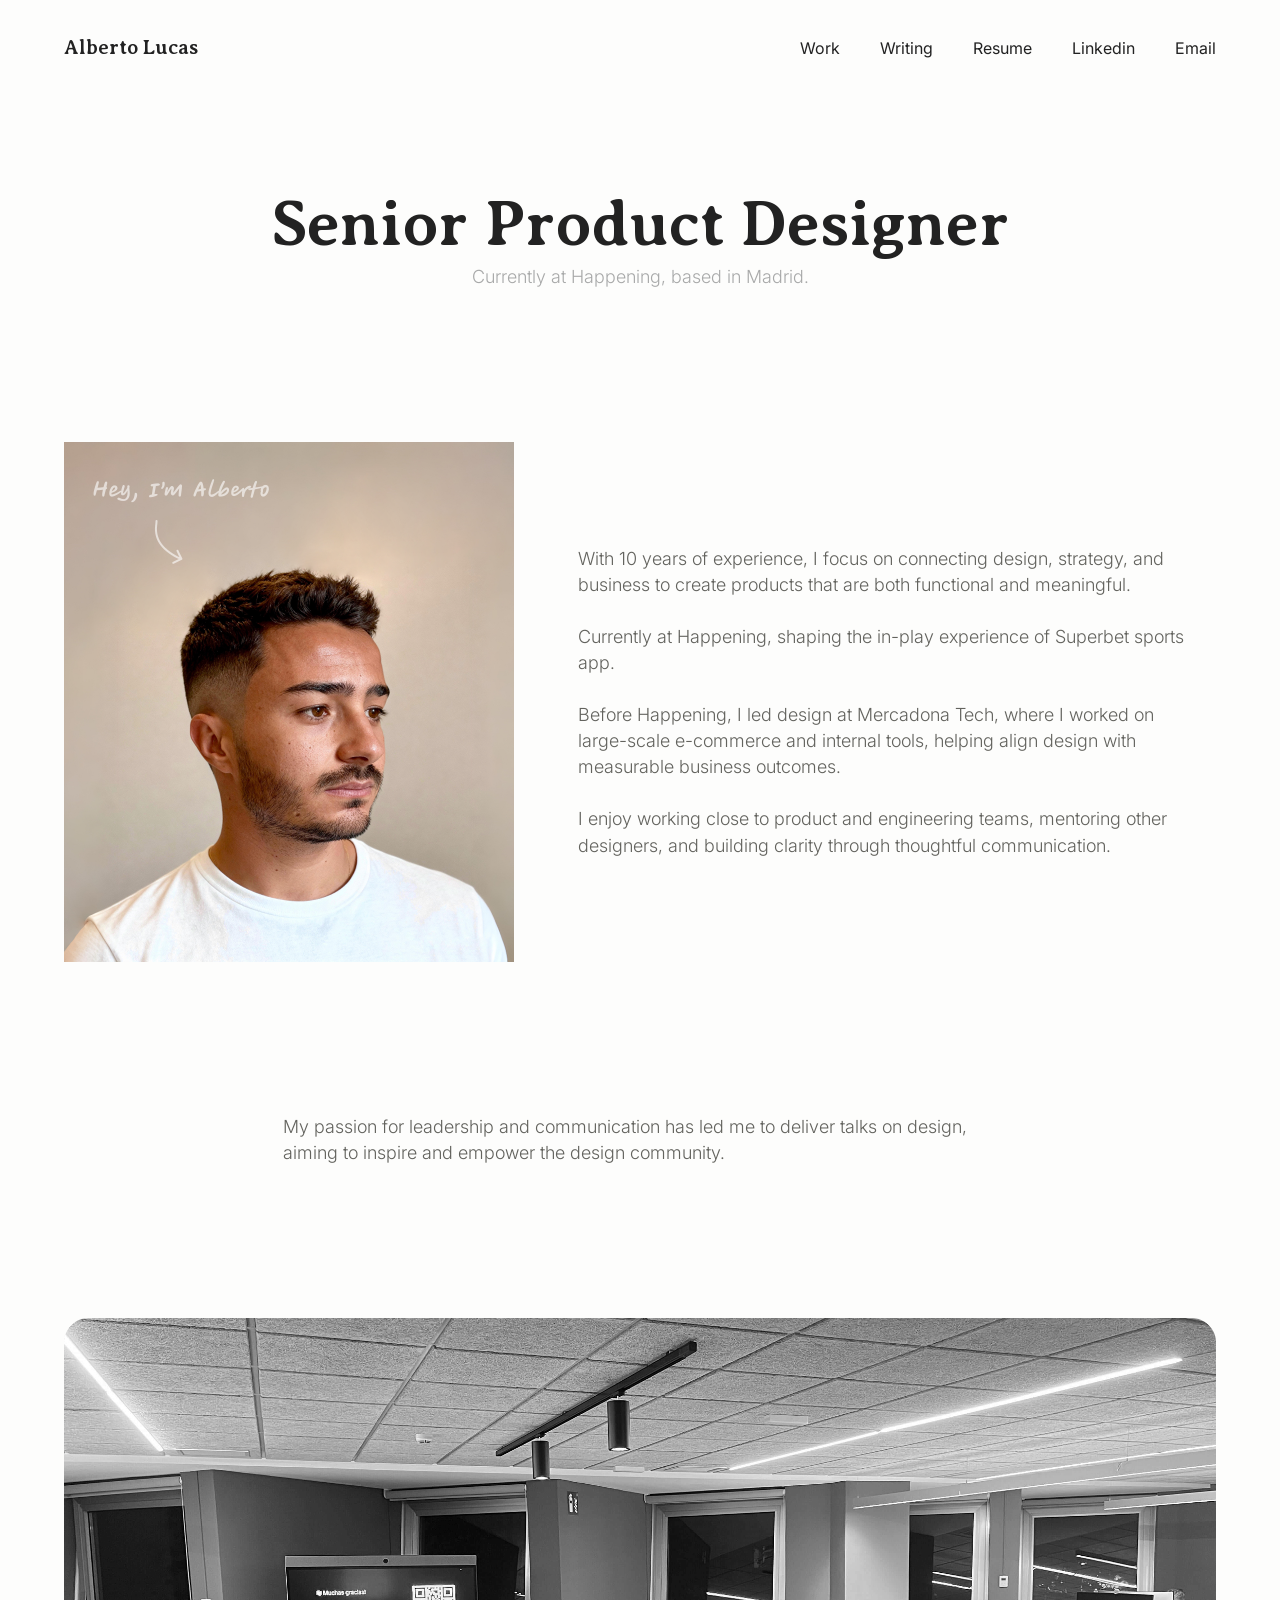
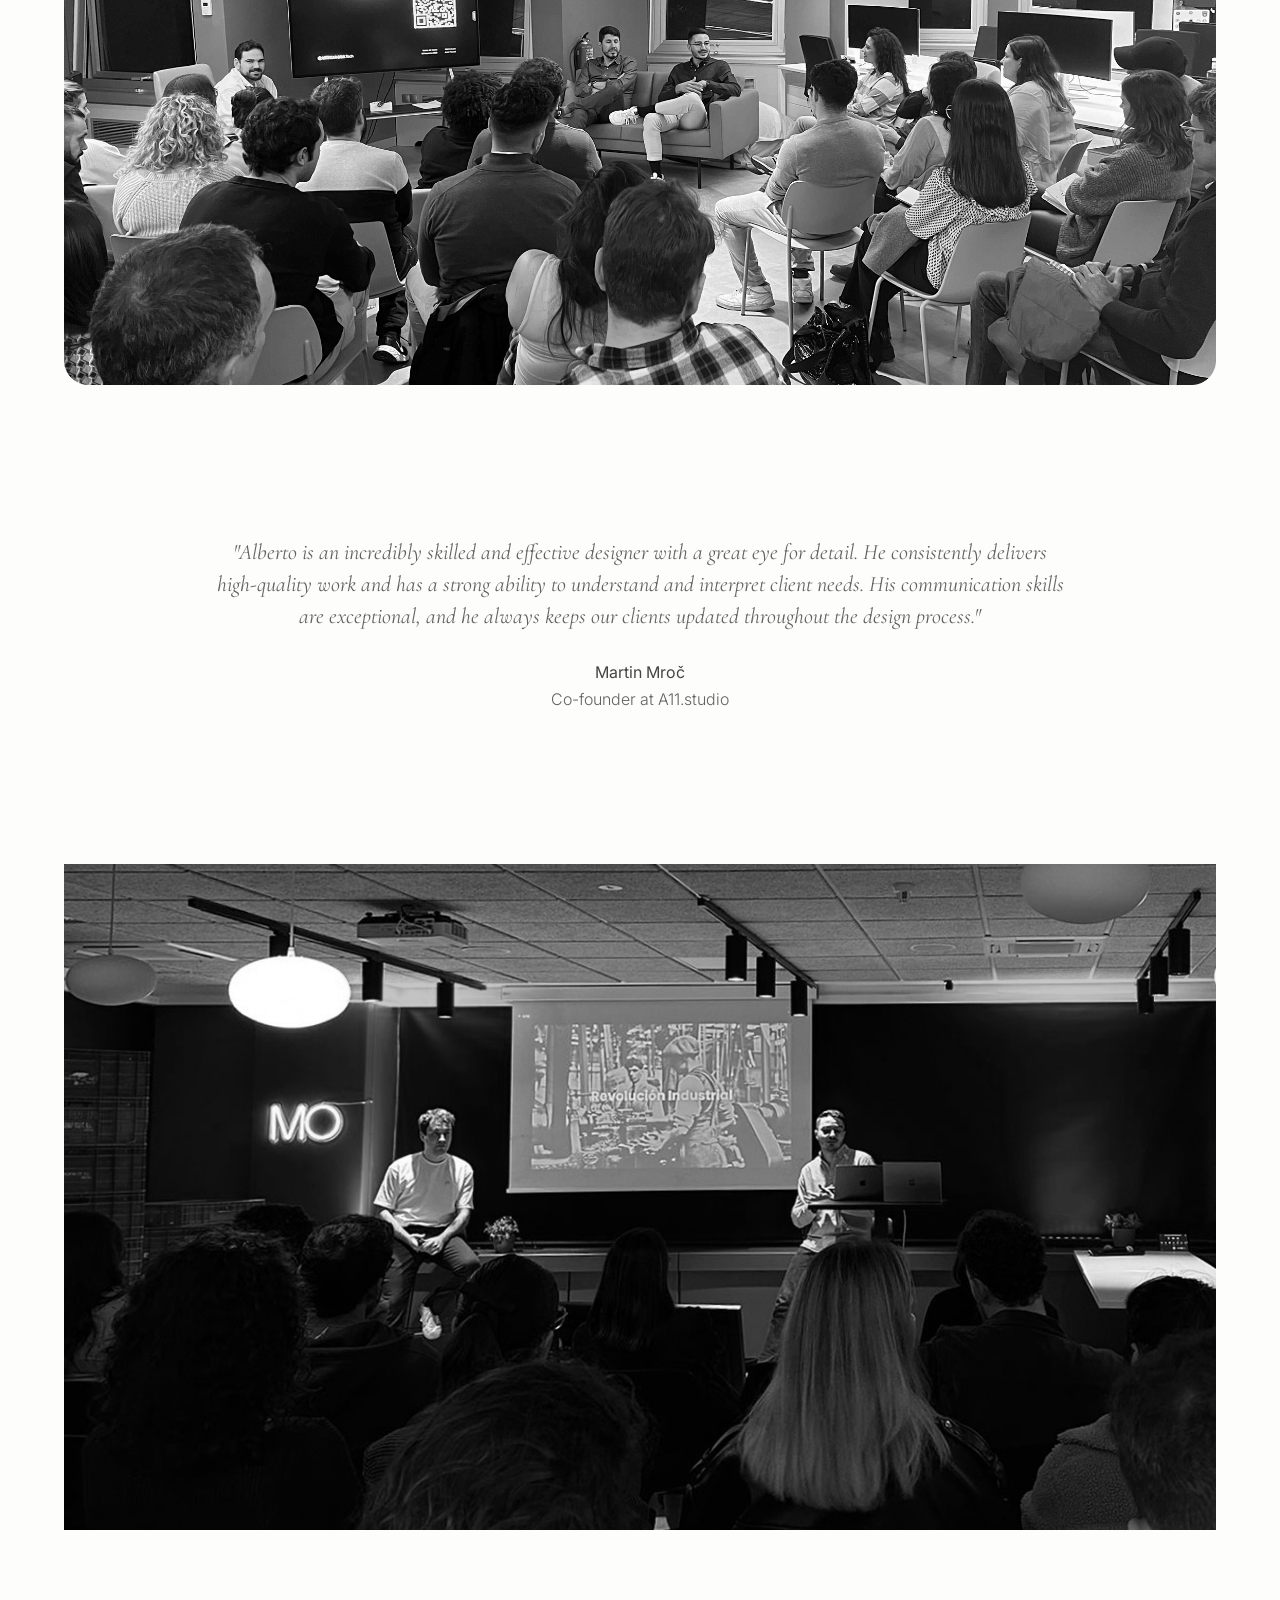
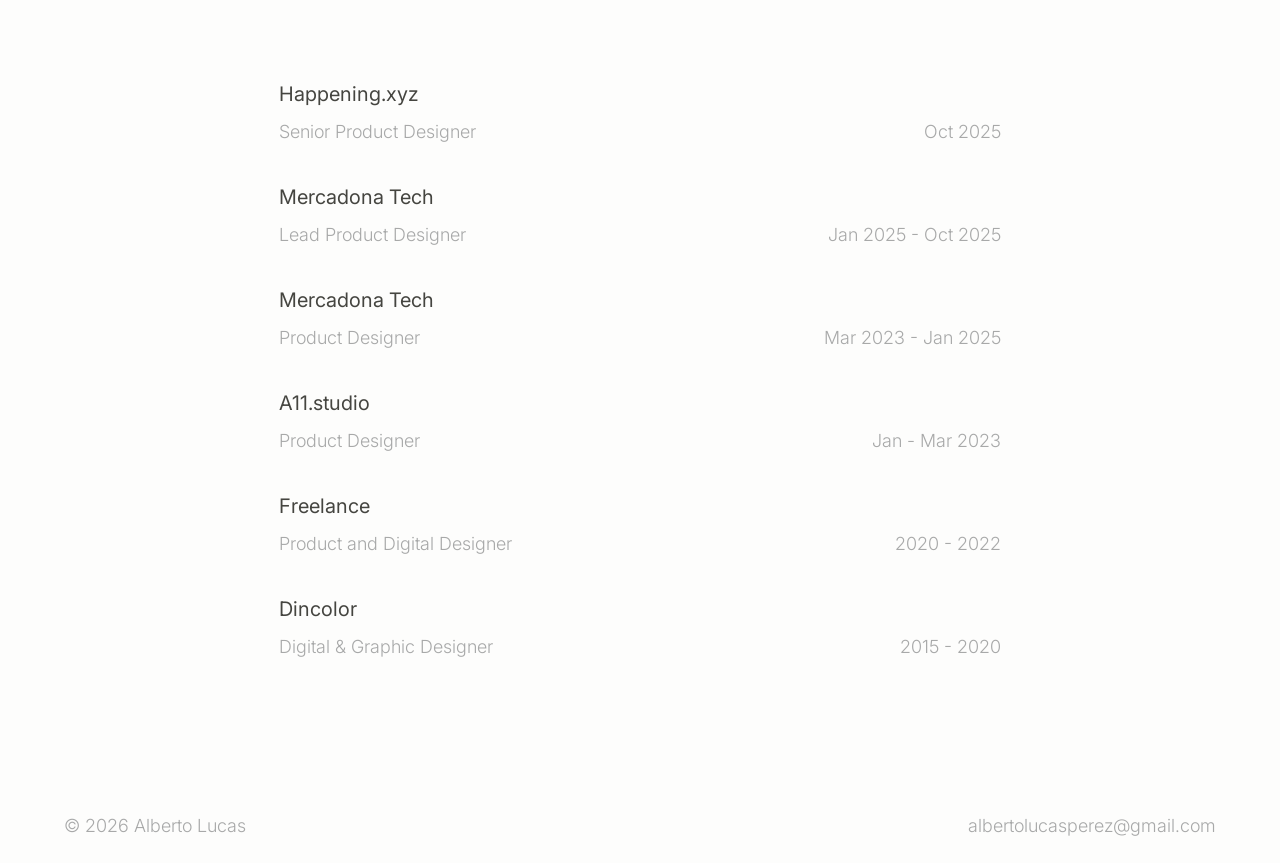
<file: index.html>
<!DOCTYPE html>
<html lang="en">

<head>
    <!-- Google tag (gtag.js) -->
    <script async src="https://www.googletagmanager.com/gtag/js?id=G-X40FKCQTN5"></script>
    <script>
      window.dataLayer = window.dataLayer || [];
      function gtag(){dataLayer.push(arguments);}
      gtag('js', new Date());

      gtag('config', 'G-X40FKCQTN5');
    </script>

    <meta charset="UTF-8">
    <meta http-equiv="X-UA-Compatible" content="IE=edge">
    <meta name="viewport" content="width=device-width, initial-scale=1.0">
    <meta property="og:image" content="https://albertolucasperez.com/images/home/talks-1.png">
    <meta name="description"
        content="Lead Product Designer passionate about design impact on business, product strategy and effective communication.">
    <link rel="preconnect" href="https://fonts.googleapis.com">
    <link rel="preconnect" href="https://fonts.gstatic.com" crossorigin>
    <link
        href="https://fonts.googleapis.com/css2?family=Averia+Serif+Libre:ital,wght@0,300;0,400;0,700;1,300;1,400;1,700&family=Cormorant+Garamond:ital,wght@0,300..700;1,300..700&family=Inter:ital,opsz,wght@0,14..32,100..900;1,14..32,100..900&display=swap"
        rel="stylesheet">
    <link rel="stylesheet" href="css/reset.css">
    <link rel="stylesheet" href="css/style.css">
    <link rel="icon" type="image/x-icon" href="images/favicon.png">
    <title>Alberto Lucas</title>
</head>

<body>
    <header>
        <div id="navbar">
            <a id="logo" href="index.html">
                <p>Alberto Lucas</p>
            </a>
            <nav>
                <a class="navlink" href="work.php">Work</a>
                <a class="navlink" href="writing.php">Writing</a>
                <a class="navlink" target="_blank" href="Alberto Lucas.pdf">Resume</a>
                <a class="navlink" target="_blank" href="https://www.linkedin.com/in/alberto-lucas-perez/">Linkedin</a>
                <a class="navlink" href="mailto:albertolucasperez@gmail.com">Email</a>
                <label id="contact-button-mobile" for="mobile-menu-toggle">Menu</label>
            </nav>
        </div>
        <input type="checkbox" id="mobile-menu-toggle" class="check">
        <div id="mobile-navbar">
            <a class="navlink-mobile" href="work.php">Work</a>
            <a class="navlink-mobile" href="writing.php">Writing</a>
            <a class="navlink-mobile" href="Alberto Lucas.pdf">Resume</a>
            <a class="navlink-mobile" target="_blank"
                href="https://www.linkedin.com/in/alberto-lucas-perez/">Linkedin</a>
            <a class="navlink-mobile" href="mailto:albertolucasperez@gmail.com">Email</a>
            <label id="contact-button-close" for="mobile-menu-toggle" aria-label="Close menu">×</label>
        </div>
    </header>

    <main>
        <section id="hero" class="reveal">
            <div id="title">
                <h1 class="title-xl">Senior Product Designer</h1>
                <h2 class="title-s light-grey">Currently at Happening, based in Madrid.</h2>
            </div>
        </section>
        <section id="about-intro" class="reveal">
            <img src="./images/home/about.png" alt="Profile picture">
            <h2 class="title-s medium-grey">With 10 years of experience, I focus on connecting design, strategy, and
                business to create products that are both functional and meaningful.
                <br><br>
                Currently at Happening, shaping the in-play experience of Superbet sports app.
                <br><br>
                Before Happening, I led design at Mercadona Tech, where I worked on large-scale e-commerce and internal
                tools, helping align design with measurable business outcomes.
                <br><br>
                I enjoy working close to product and engineering teams,
                mentoring other designers, and building clarity through thoughtful communication.
            </h2>
        </section>
        <section id="talks" class="reveal">
            <p class="title-s medium-grey">
                My passion for leadership and communication has led me to deliver talks on
                design, aiming to inspire and
                empower the design community.</p>
            <img class="blanco-negro" src="./images/home/talks-1.png" alt="Community talk">
        </section>
        <section id="quote" class="reveal">
            <p class="quote medium-grey">"Alberto is an incredibly skilled and effective designer with a great eye for
                detail. He consistently delivers high-quality work and has a strong ability to understand and interpret
                client needs. His communication skills are exceptional, and he always keeps our clients updated
                throughout the design process."</p>
            <div class="author">
                <p class="paragraph-m-s dark-grey">Martin Mroč</p>
                <p class="paragraph-r-xs medium-grey">Co-founder at A11.studio</p>
            </div>
        </section>
        <section id="talks" class="reveal">
            <img class="blanco-negro" src="./images/home/talks-2.png" alt="Community talk">
        </section>
        <section id="experience" class="reveal">
            <div class="experience-row">
                <div class="experience-left">
                    <p class="paragraph-m-m dark-grey">Happening.xyz</p>
                    <p class="paragraph-r-s light-grey">Senior Product Designer</p>
                </div>
                <p class="paragraph-r-s light-grey">Oct 2025</p>
            </div>
            <div class="experience-row">
                <div class="experience-left">
                    <p class="paragraph-m-m dark-grey">Mercadona Tech</p>
                    <p class="paragraph-r-s light-grey">Lead Product Designer</p>
                </div>
                <p class="paragraph-r-s light-grey">Jan 2025 - Oct 2025</p>
            </div>
            <div class="experience-row">
                <div class="experience-left">
                    <p class="paragraph-m-m dark-grey">Mercadona Tech</p>
                    <p class="paragraph-r-s light-grey">Product Designer</p>
                </div>
                <p class="paragraph-r-s light-grey">Mar 2023 - Jan 2025</p>
            </div>
            <div class="experience-row">
                <div class="experience-left">
                    <p class="paragraph-m-m dark-grey">A11.studio</p>
                    <p class="paragraph-r-s light-grey">Product Designer</p>
                </div>
                <p class="paragraph-r-s light-grey">Jan - Mar 2023</p>
            </div>
            <div class="experience-row">
                <div class="experience-left">
                    <p class="paragraph-m-m dark-grey">Freelance</p>
                    <p class="paragraph-r-s light-grey">Product and Digital Designer</p>
                </div>
                <p class="paragraph-r-s light-grey">2020 - 2022</p>
            </div>
            <div class="experience-row">
                <div class="experience-left">
                    <p class="paragraph-m-m dark-grey">Dincolor</p>
                    <p class="paragraph-r-s light-grey">Digital & Graphic Designer</p>
                </div>
                <p class="paragraph-r-s light-grey">2015 - 2020</p>
            </div>
        </section>
    </main>

    <footer>
        <div class="copyright">
            <p class="paragraph-r-s light-grey">© 2026 Alberto Lucas</p>
            <a class="paragraph-r-s light-grey desktop"
                href="mailto:albertolucasperez@gmail.com">albertolucasperez@gmail.com</a>
        </div>
    </footer>

    <script>
        const mobileMenuToggle = document.getElementById('mobile-menu-toggle');
        const docRoot = document.documentElement;

        mobileMenuToggle?.addEventListener('change', () => {
            [document.body, docRoot].forEach((node) => {
                node.classList.toggle('menu-open', mobileMenuToggle.checked);
            });
        });

        // Scroll reveal animation
        const revealElements = document.querySelectorAll('.reveal');
        const heroSection = document.getElementById('hero');

        // Animate hero after a small delay on page load
        setTimeout(() => heroSection?.classList.add('visible'), 100);

        const revealObserver = new IntersectionObserver((entries) => {
            entries.forEach(entry => {
                if (entry.isIntersecting) {
                    entry.target.classList.add('visible');
                }
            });
        }, { threshold: 0.1 });

        revealElements.forEach(el => {
            if (el.id !== 'hero') revealObserver.observe(el);
        });
    </script>
</body>

</html>
</file>
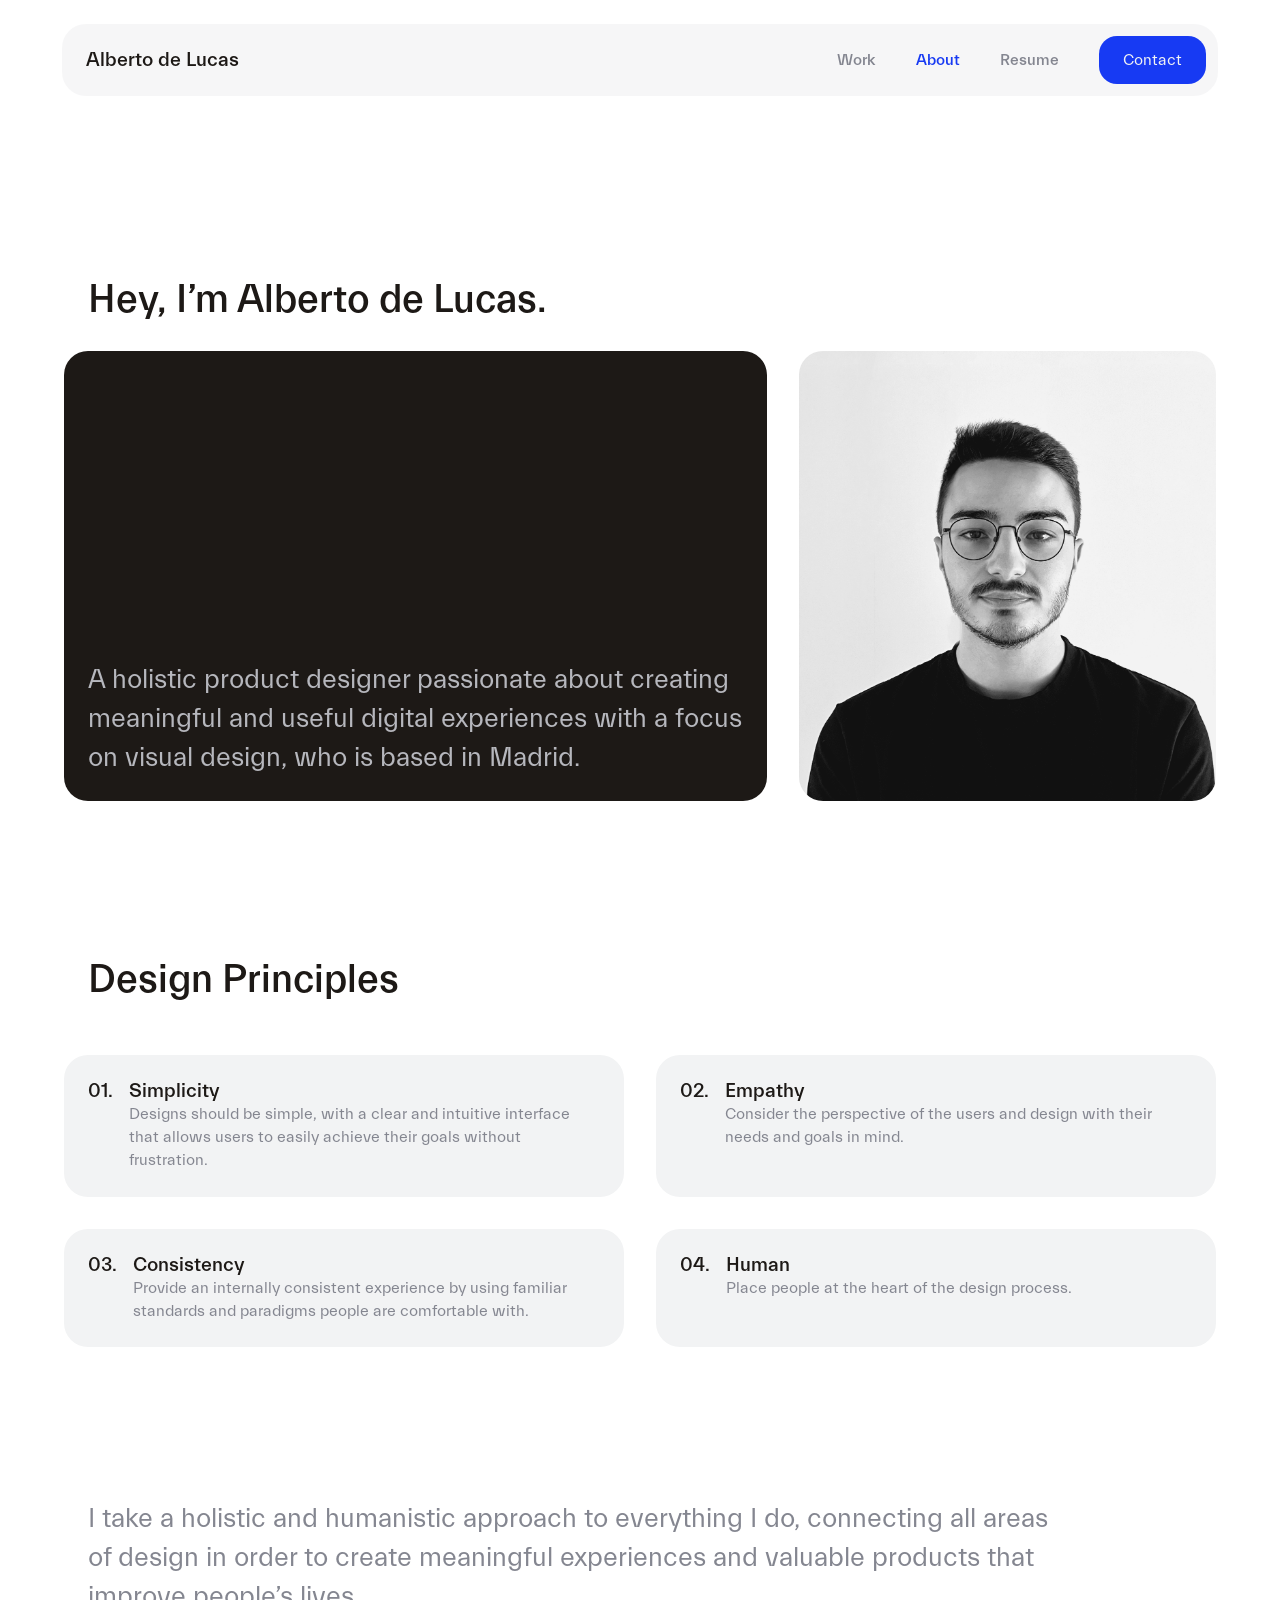
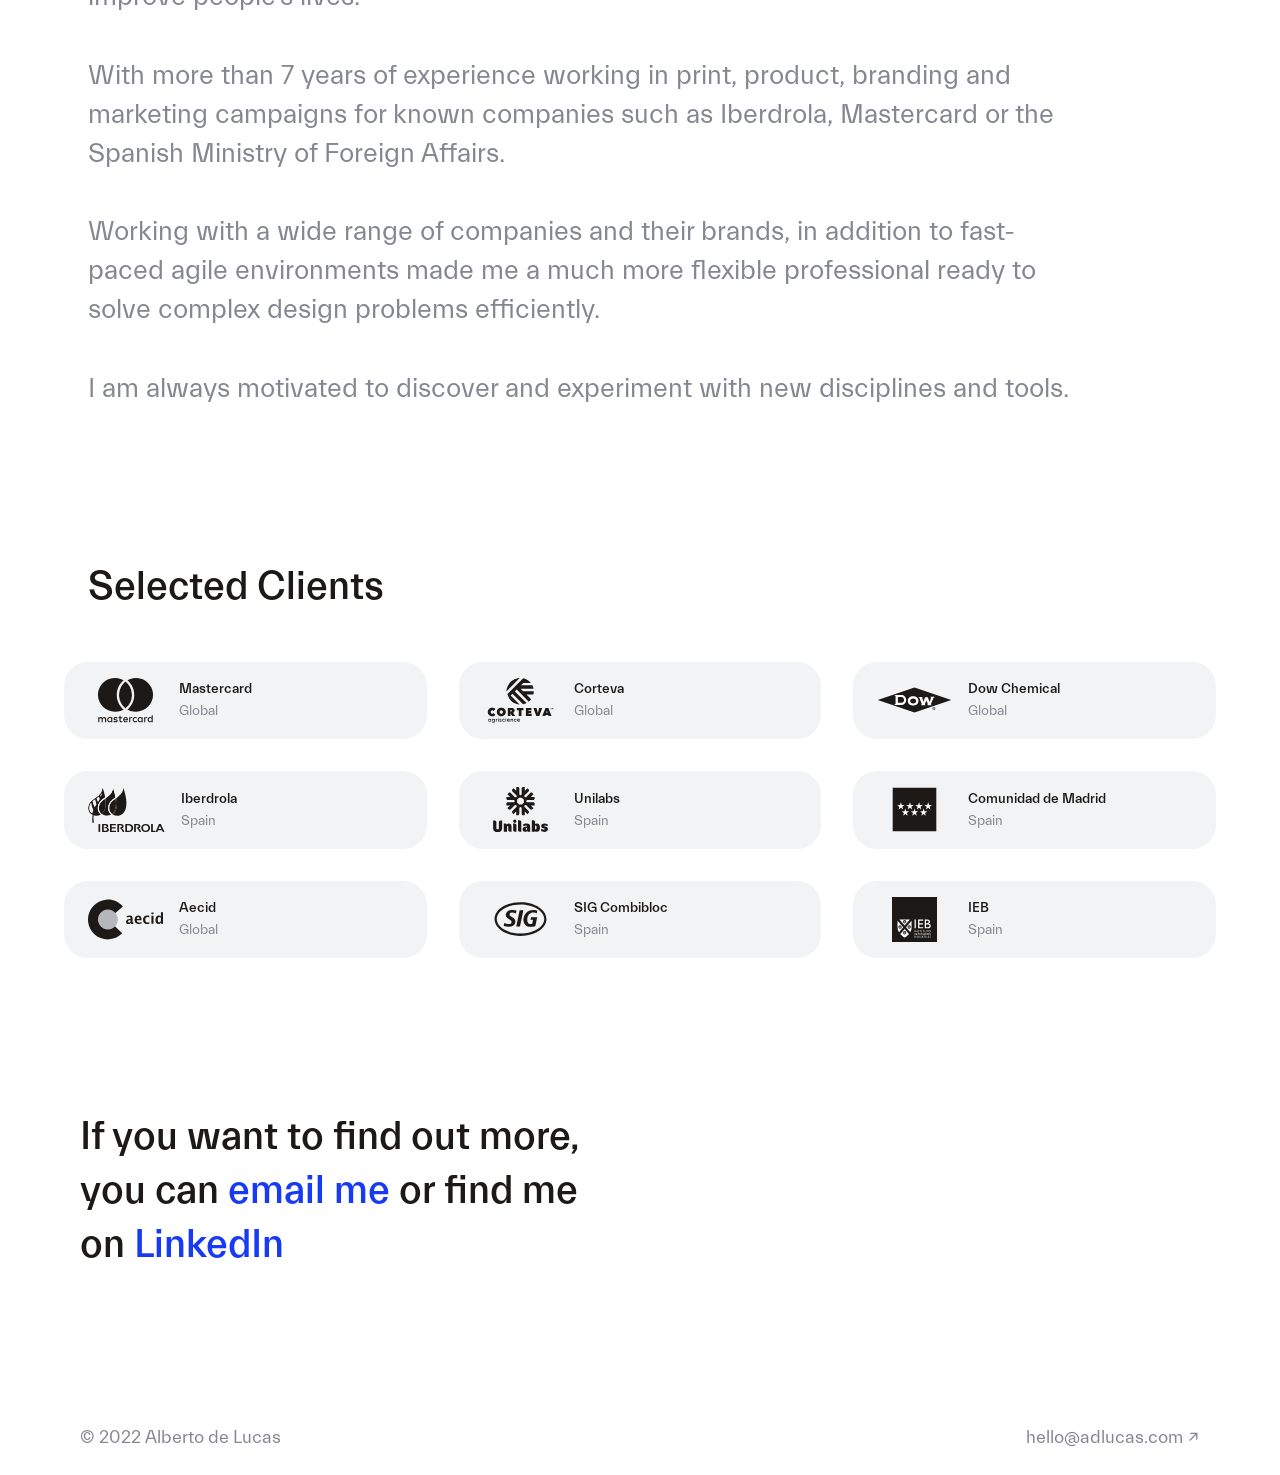
<file: about.html>
<!DOCTYPE html>
<html lang="en">

<head>
    <meta charset="UTF-8">
    <meta http-equiv="X-UA-Compatible" content="IE=edge">
    <meta name="viewport" content="width=device-width, initial-scale=1.0">
    <link rel="stylesheet" href="css/reset.css">
    <link rel="stylesheet" href="css/about.css">
    <link rel="icon" type="image/x-icon" href="images/favicon.png">
    <title>Alberto de Lucas - About</title>
</head>

<body>
    <header>
        <div id="navbar">
            <a id="logo" href="index.html">
                <p>Alberto de Lucas</p>
            </a>
            <nav>
                <a class="navlink" href="index.html">Work</a>
                <a class="navlink-current" href="about.html">About</a>
                <a class="navlink" target=”_blank” href="CV_Alberto.pdf">Resume</a>
                <a id="contact-button" href="mailto:hello@adlucas.com">Contact</a>
            </nav>
        </div>
    </header>

    <main>
        <section id="hero">
            <div id="title">
                <h1 class="title-l">Hey, I’m Alberto de Lucas.</h1>
            </div>
            <div id="hero-images">
                <div id="hero-left">
                    <p class="title-m medium-grey">A holistic product designer passionate about creating meaningful and
                        useful
                        digital experiences
                        with a focus on visual design, who is based in Madrid.</p>
                </div>
                <div id="hero-right">
                    <img src="images/about/about-photo.png" alt="Photo of myself">
                </div>
            </div>
        </section>

        <section id="design-principles">
            <div id="principles-title">
                <h2 class="title-l">Design Principles</h2>
            </div>
            <div id="principles">
                <div class="principles-row">
                    <div class="principle-card rounded-24">
                        <p class="paragraph-m-m">01.</p>
                        <div class="principle-description">
                            <p class="paragraph-m-m">Simplicity</p>
                            <p class="paragraph-r-xs dark-grey">Designs should be simple, with a clear and intuitive
                                interface that allows users to easily achieve their goals without frustration.</p>
                        </div>
                    </div>
                    <div class="principle-card rounded-24">
                        <p class="paragraph-m-m">02.</p>
                        <div class="principle-description">
                            <p class="paragraph-m-m">Empathy</p>
                            <p class="paragraph-r-xs dark-grey">Consider the perspective of the users and design with
                                their needs and goals in mind. </p>
                        </div>
                    </div>
                </div>
                <div class="principles-row">
                    <div class="principle-card rounded-24">
                        <p class="paragraph-m-m">03.</p>
                        <div class="principle-description">
                            <p class="paragraph-m-m">Consistency</p>
                            <p class="paragraph-r-xs dark-grey">Provide an internally consistent experience by using
                                familiar standards and paradigms people are comfortable with.</p>
                        </div>
                    </div>
                    <div class="principle-card rounded-24">
                        <p class="paragraph-m-m">04.</p>
                        <div class="principle-description">
                            <p class="paragraph-m-m">Human</p>
                            <p class="paragraph-r-xs dark-grey">Place people at the heart of the design process.</p>
                        </div>
                    </div>
                </div>
            </div>
        </section>

        <section id="about-intro">
            <h2 class="title-m dark-grey">I take a holistic and humanistic approach to everything I do, connecting all
                areas of design in order to create meaningful experiences and valuable products that improve people’s
                lives.
                <br><br>
                With more than 7 years of experience working in print, product, branding and marketing campaigns for
                known companies such as Iberdrola, Mastercard or the Spanish Ministry of Foreign Affairs.
                <br><br>
                Working with a wide range of companies and their brands, in addition to fast-paced agile environments
                made me a much more flexible professional ready to solve complex design problems efficiently.
                <br><br>
                I am always motivated to discover and experiment with new disciplines and tools.
            </h2>
        </section>

        <section id="selected-clients">
            <div id="clients-title">
                <h2 class="title-l">Selected Clients</h2>
            </div>
            <div id="clients">
                <div class="clients-row">
                    <div class="client-card rounded-24">
                        <img src="images/about/Mastercard.svg" alt="Mastercard logo">
                        <div class="client-description">
                            <p class="paragraph-m-xxs">Mastercard</p>
                            <p class="paragraph-r-xxs dark-grey">Global</p>
                        </div>
                    </div>
                    <div class="client-card rounded-24">
                        <img src="images/about/Corteva.svg" alt="Corteva logo">
                        <div class="client-description">
                            <p class="paragraph-m-xxs">Corteva</p>
                            <p class="paragraph-r-xxs dark-grey">Global</p>
                        </div>
                    </div>
                    <div class="client-card rounded-24">
                        <img src="images/about/Dow.svg" alt="Dow Chemical logo">
                        <div class="client-description">
                            <p class="paragraph-m-xxs">Dow Chemical</p>
                            <p class="paragraph-r-xxs dark-grey">Global</p>
                        </div>
                    </div>
                </div>
                <div class="clients-row">
                    <div class="client-card rounded-24">
                        <img src="images/about/Iberdrola.svg" alt="Iberdrola logo">
                        <div class="client-description">
                            <p class="paragraph-m-xxs">Iberdrola</p>
                            <p class="paragraph-r-xxs dark-grey">Spain</p>
                        </div>
                    </div>
                    <div class="client-card rounded-24">
                        <img src="images/about/Unilabs.svg" alt="Unilabs logo">
                        <div class="client-description">
                            <p class="paragraph-m-xxs">Unilabs</p>
                            <p class="paragraph-r-xxs dark-grey">Spain</p>
                        </div>
                    </div>
                    <div class="client-card rounded-24">
                        <img src="images/about/Comunidad de Madrid.svg" alt="Comunidad de Madrid logo">
                        <div class="client-description">
                            <p class="paragraph-m-xxs">Comunidad de Madrid</p>
                            <p class="paragraph-r-xxs dark-grey">Spain</p>
                        </div>
                    </div>
                </div>
                <div class="clients-row">
                    <div class="client-card rounded-24">
                        <img src="images/about/Aecid.svg" alt="Aecid logo">
                        <div class="client-description">
                            <p class="paragraph-m-xxs">Aecid</p>
                            <p class="paragraph-r-xxs dark-grey">Global</p>
                        </div>
                    </div>
                    <div class="client-card rounded-24">
                        <img src="images/about/SIG.svg" alt="SIG Combibloc logo">
                        <div class="client-description">
                            <p class="paragraph-m-xxs">SIG Combibloc</p>
                            <p class="paragraph-r-xxs dark-grey">Spain</p>
                        </div>
                    </div>
                    <div class="client-card rounded-24">
                        <img src="images/about/IEB.svg" alt="IEB logo">
                        <div class="client-description">
                            <p class="paragraph-m-xxs">IEB</p>
                            <p class="paragraph-r-xxs dark-grey">Spain</p>
                        </div>
                    </div>
                </div>
        </section>
    </main>

    <footer>
        <p class="title-l contact">If you want to find out more, you can <a class="blue"
                href="mailto:hello@adlucas.com">email me</a> or find me
            on <a class="blue" target=”_blank” href="https://www.linkedin.com/in/alberto-lucas-perez/">LinkedIn</a></p>
        <div class="copyright">
            <p class="paragraph-r-s dark-grey">© 2022 Alberto de Lucas</p>
            <a class="paragraph-r-s dark-grey" href="mailto:hello@adlucas.com">hello@adlucas.com ↗</a>
        </div>
    </footer>

</body>

</html>
</file>
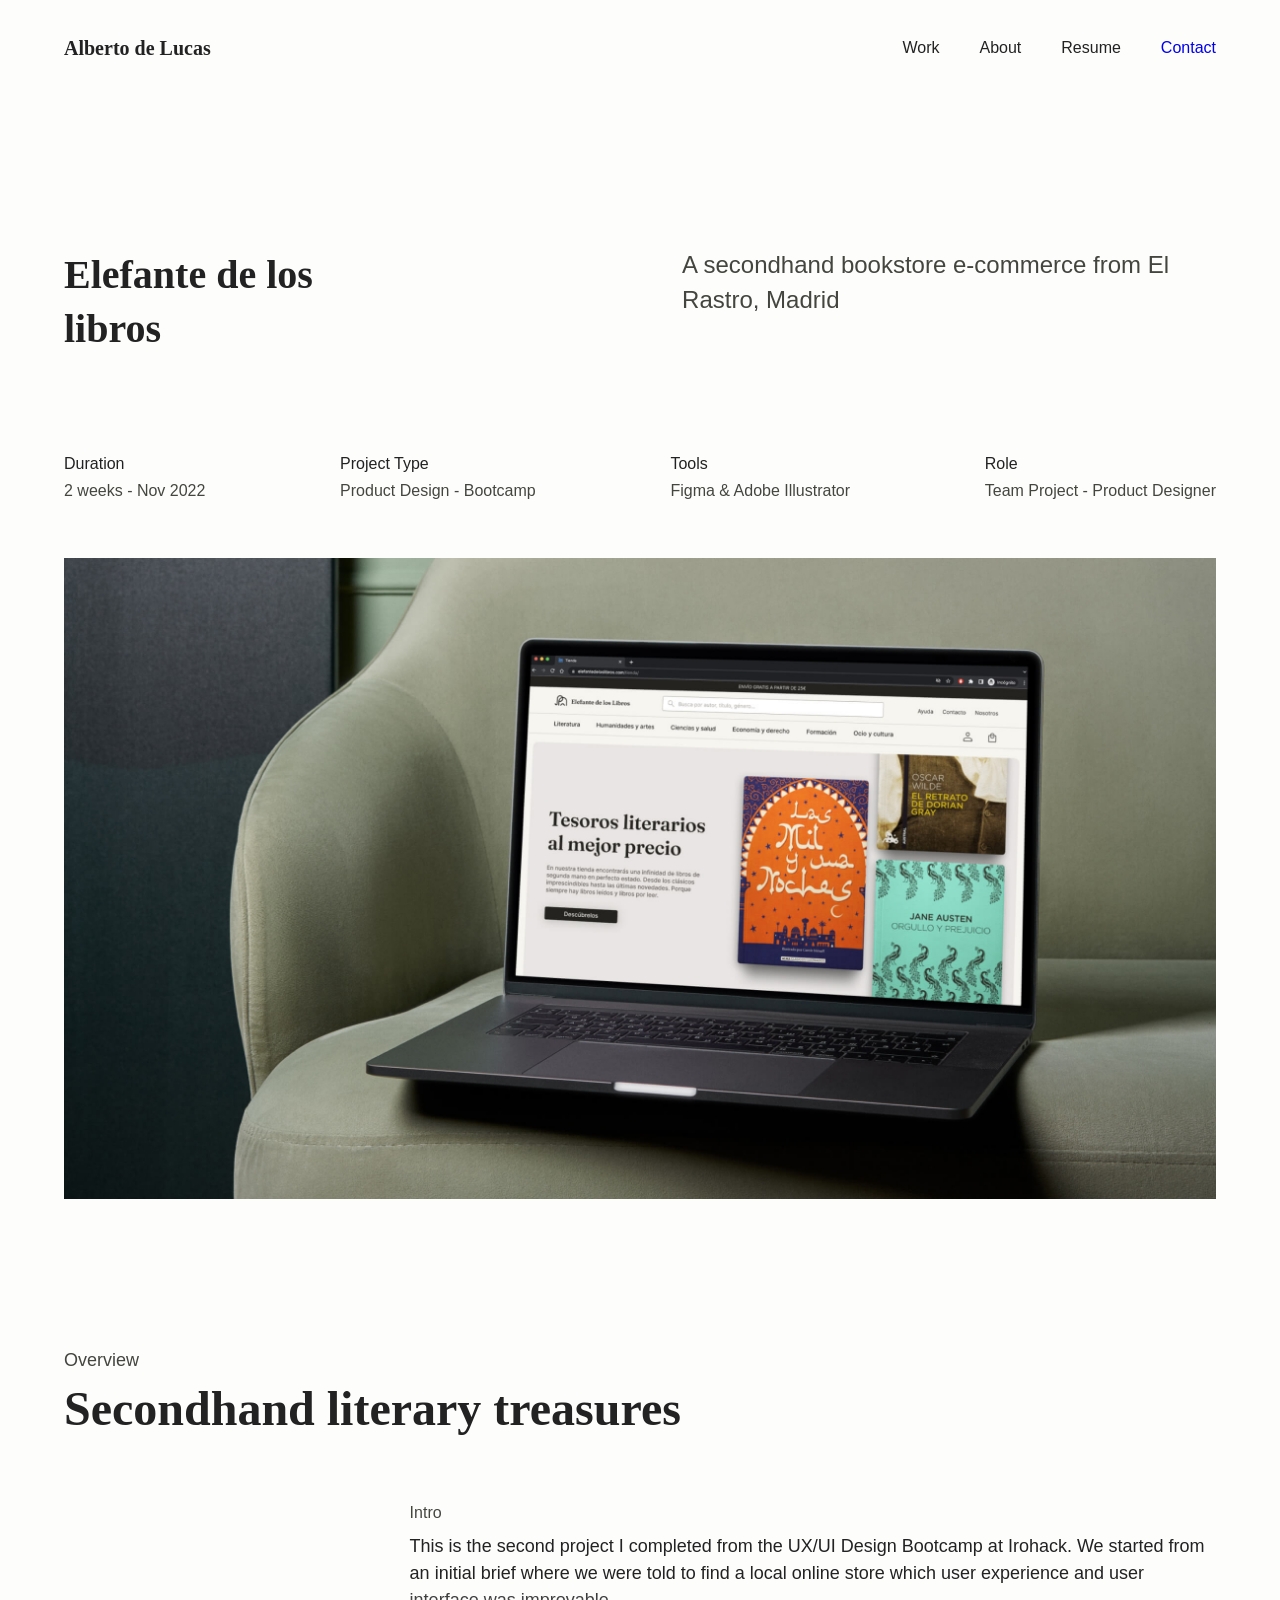
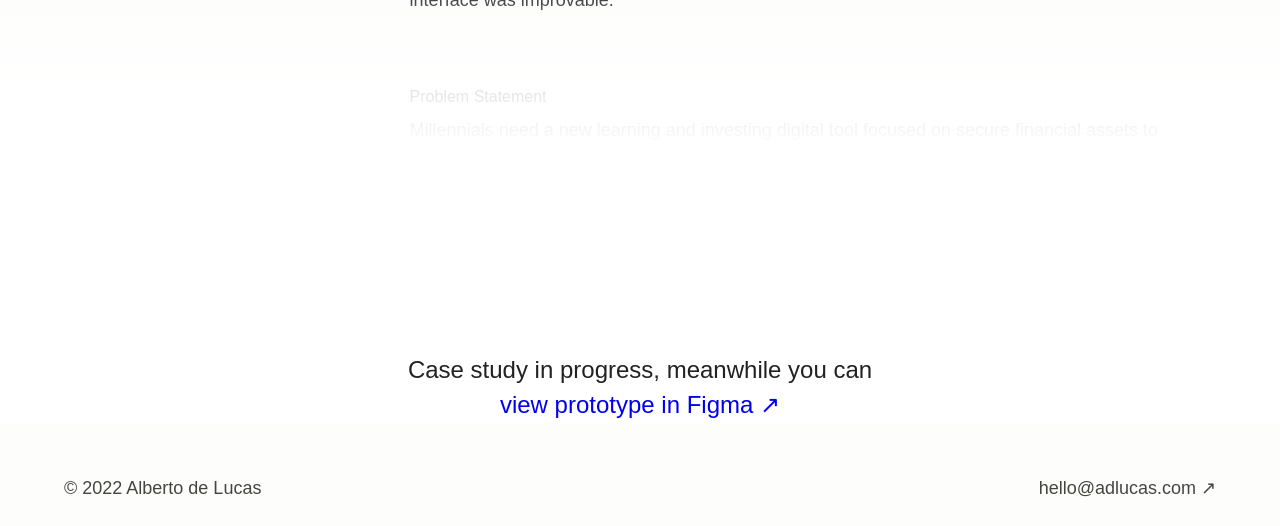
<file: elefante-de-los-libros.html>
<!DOCTYPE html>
<html lang="en">

<head>
    <meta charset="UTF-8">
    <meta http-equiv="X-UA-Compatible" content="IE=edge">
    <meta name="viewport" content="width=device-width, initial-scale=1.0">
    <link rel="stylesheet" href="css/reset.css">
    <link rel="stylesheet" href="css/product-design.css">
    <link rel="icon" type="image/x-icon" href="images/favicon.png">
    <title>Alberto de Lucas - Elefante de los libros</title>
</head>

<body>
    <header>
        <div id="navbar">
            <a id="logo" href="index.html">
                <p>Alberto de Lucas</p>
            </a>
            <nav>
                <a class="navlink" href="index.html">Work</a>
                <a class="navlink" href="about.html">About</a>
                <a class="navlink" target=”_blank” href="CV_Alberto.pdf">Resume</a>
                <a id="contact-button" href="mailto:hello@adlucas.com">Contact</a>
            </nav>
        </div>
    </header>
    <main>
        <section id="hero">
            <div id="title">
                <h1 class="title-l">Elefante de los libros</h1>
                <h2 class="title-m dark-grey">A secondhand bookstore e-commerce from El Rastro, Madrid</h2>
            </div>
            <div id="project-data">
                <div class="data-column">
                    <p class="paragraph-m-xs">Duration</p>
                    <p class="paragraph-r-xs dark-grey">2 weeks - Nov 2022</p>
                </div>
                <div class="data-column">
                    <p class="paragraph-m-xs">Project Type</p>
                    <p class="paragraph-r-xs dark-grey">Product Design - Bootcamp</p>
                </div>
                <div class="data-column">
                    <p class="paragraph-m-xs">Tools</p>
                    <p class="paragraph-r-xs dark-grey">Figma & Adobe Illustrator</p>
                </div>
                <div class="data-column">
                    <p class="paragraph-m-xs">Role</p>
                    <p class="paragraph-r-xs dark-grey">Team Project - Product Designer</p>
                </div>
            </div>

            <img class="rounded-24" src="./images/home/Elefante cover.jpg"
                alt="Elfante de los libros e-commerce on a Macbook mockup">
        </section>
        <section class="project-section">
            <div class="section-title">
                <h3 class="title-s dark-grey">Overview</h3>
                <h4 class="title-xl">Secondhand literary treasures</h4>
            </div>
            <div class="section-text">
                <div class="title-paragraph">
                    <h5 class="paragraph-m-s dark-grey">Intro</h5>
                    <p class="paragraph-r-s">This is the second project I completed from the UX/UI Design Bootcamp at
                        Irohack. We started from an initial brief where we were told to find a local online store which
                        user experience and user interface was improvable.
                        <br><br>
                    </p>
                </div>
                <div class="title-paragraph">
                    <h5 class="paragraph-m-s dark-grey">Problem Statement</h5>
                    <p class="paragraph-r-s">Millennials need a new learning and investing digital tool focused on
                        secure financial assets to secure their long-term financial future.
                    </p>
                </div>
            </div>
        </section>
        <div id="white-overlay">
            <p class="title-m">Case study in progress, meanwhile you can<br><a
                    href="https://www.figma.com/proto/JCjbtOosmtV43ezMirWomb/Project-04---Finture?page-id=505%3A3961&node-id=505%3A3962&viewport=-18636%2C-877%2C0.72&scaling=scale-down&starting-point-node-id=706%3A8103"><span
                        class="title-m title-link-black">view prototype in Figma ↗</span></a></p>
        </div>
        <footer>
            <div class="copyright">
                <p class="paragraph-r-s dark-grey">© 2022 Alberto de Lucas</p>
                <a class="paragraph-r-s dark-grey" href="mailto:hello@adlucas.com">hello@adlucas.com ↗</a>
            </div>
        </footer>
</body>

</html>
</file>
<file: css/style.css>
html {
    scroll-behavior: smooth;
}

/* Text Styles */

.title-xl {
    font-family: "Averia Serif Libre", serif;
    font-size: 64px;
    font-weight: 700;
    font-style: normal;
}

.title-l {
    font-family: "Averia Serif Libre", serif;
    font-weight: 700;
    font-style: normal;
    font-size: 40px;
    line-height: 135%;
}

.title-m {
    font-family: "Inter", sans-serif;
    font-size: 24px;
    font-weight: 400;
    line-height: 145%;
}

.title-s {
    font-family: "Inter", sans-serif;
    font-size: 18px;
    font-weight: 300;
    line-height: 145%;
}

.paragraph-m-m {
    font-family: "Inter", sans-serif;
    font-weight: 400;
    font-size: 20px;
    line-height: 24px;
}

.paragraph-m-xs {
    font-family: "Inter", sans-serif;
    font-weight: 400;
    font-size: 16px;
    line-height: 145%;
}

.paragraph-m-xxs {
    font-family: "Inter", sans-serif;
    font-weight: 400;
    font-size: 14px;
}

.paragraph-r-s {
    font-family: "Inter", sans-serif;
    font-weight: 300;
    font-size: 18px;
    line-height: 150%;
}

.paragraph-r-xs {
    font-family: "Inter", sans-serif;
    font-weight: 300;
    font-size: 16px;
    line-height: 145%;
}

.paragraph-r-xxs {
    font-family: "Inter", sans-serif;
    font-weight: 300;
    font-size: 14px;
}

.quote {
    font-family: "Cormorant Garamond", serif;
    font-style: italic;
    font-size: 22px;
    font-weight: 400;
    line-height: 145%;
    max-width: 85ch;
}

/* Color Styles */

.light-grey {
    color: #a8a9a9;
}

.medium-grey {
    color: #63635E;
}

.dark-grey {
    color: #454540;
}

.blue {
    color: #0048F9;
}

/* Component Styles */

.arrow-icon-m {
    width: 48px;
    height: 48px;
    background-color: #F2F3F4;
    border-radius: 16px;
    display: flex;
    align-items: center;
    justify-content: center;
}

.arrow-icon-l {
    width: 60px;
    height: 60px;
    background-color: #fff;
    border-radius: 16px;
    display: flex;
    align-items: center;
    justify-content: center;
}

.rotate-135 {
    transform: rotate(225deg);
}

.icon {
    border-radius: 12px;
    width: 49px;
    height: 49px;
}


.contact {
    max-width: 20ch;
}

.contact a:hover {
    text-decoration: underline;
}

/* Body */

body {
    font-family: "Inter", sans-serif;
    font-weight: 400;
    background-color: #FDFDFC;
    color: #222222;
}

/* Navbar */

header {
    padding: 24px 0px;
    width: 100%;
}

.check {
    display: none;
}

#mobile-navbar {
    display: none;
}

#navbar {
    width: 90vw;
    max-width: 1168px;
    margin: 0px auto;
    padding: 12px 24px;
    justify-content: space-between;
    display: flex;
    align-items: center;
}

#logo {
    font-family: "Averia Serif Libre", serif;
    font-weight: 700;
    font-size: 20px;
    line-height: 24px;
    color: #222222;
    transition: all 0.3s ease-in-out;
}

#logo:hover {
    color: #0048F9;
}

nav {
    display: flex;
    align-items: center;
    gap: 40px;
}

.navlink {
    display: inline-flex;
    font-weight: 400;
    font-size: 16px;
    color: #222222;
    transition: all 0.3s ease-in-out;
}

.navlink-current {
    display: inline-flex;
    font-weight: 400;
    font-size: 16px;
    color: #0048F9;
}


.navlink:hover {
    color: #0048F9;
}

#contact-button-desktop {
    color: #F2F3F4;
    padding: 16px 24px;
    border-radius: 18px;
    transition: all 0.3s ease-in-out;
}

#contact-button-desktop:hover {
    box-shadow: 0px 4px 16px 8px rgba(0, 0, 0, 0.04);
    transform: scale(1.015);
}

#contact-button-mobile {
    display: none;
}

.desktop {
    display: block;
}

.mobile {
    display: none;
}

/* Hero */

#hero {
    max-width: 1168px;
    margin: auto;
    display: flex;
    flex-direction: column;
    gap: 24px;
    padding: 96px 0 0 0;
}

#title {
    display: flex;
    flex-direction: column;
    gap: 8px;
    padding: 0 24px 0 24px;
    text-align: center;
}

/* About intro */
#about-intro {
    width: 90vw;
    display: flex;
    flex-direction: row;
    align-items: center;
    max-width: 1168px;
    margin: 152px auto 0 auto;
    gap: 40px;
}

#about-intro img {
    width: 50%;
    max-width: 450px;
}

#about-intro h2 {
    padding: 0 24px 0 24px;
}

/* Talks */

#talks {
    width: 90vw;
    max-width: 1168px;
    margin: 152px auto 0 auto;
    display: flex;
    flex-direction: column;
    gap: 152px;
    align-items: center;
}

#talks p {
    text-align: left;
    max-width: 65ch;
}

#talks img {
    width: 100%;
}

#quote {
    width: 90vw;
    max-width: 976px;
    margin: 152px auto 0 auto;
    scroll-margin-top: 132px;
    text-align: center;
    display: flex;
    flex-direction: column;
    align-items: center;
    gap: 32px;
}

.author {
    display: flex;
    flex-direction: column;
    gap: 8px;
}

img.blanco-negro {
    filter: grayscale(100%);
}

/* Experience */
#experience {
    width: 90vw;
    max-width: 722px;
    margin: 152px auto 0 auto;
    scroll-margin-top: 132px;
    display: flex;
    flex-direction: column;
    gap: 40px;
}

.experience-row {
    width: 100%;
    display: flex;
    flex-direction: row;
    justify-content: space-between;
    align-items: end;
}

.experience-left {
    display: flex;
    flex-direction: column;
    gap: 12px;
}

/* Footer */
footer {
    width: 90vw;
    max-width: 1168px;
    margin: 152px auto 24px auto;
    display: flex;
    flex-direction: column;
    padding: 0px 24px;
    gap: 152px;
}

.copyright {
    display: flex;
    flex-direction: row;
    justify-content: space-between;
    align-items: flex-start;
    gap: 8px;
}

.copyright a {
    transition: all 0.3s ease-in-out;
}

.copyright a:hover {
    color: #0048F9;
}

/* Scroll Reveal Animation */

.reveal {
    opacity: 0;
    transform: translateY(30px);
    transition: opacity 0.8s ease-out, transform 0.8s ease-out;
}

.reveal.visible {
    opacity: 1;
    transform: translateY(0);
}

/* Responsive Design */

@media (max-width: 767px) {

    html,
    body {
        max-width: 100%;
        overflow-x: hidden;
    }

    body.menu-open,
    html.menu-open {
        overflow: hidden;
        height: 100%;
    }

    /* Text Styles */

    .title-xl {
        font-family: "Averia Serif Libre", serif;
        font-size: 40px;
        font-weight: 700;
        font-style: normal;
    }

    .title-l {
        font-size: 24px;
        font-weight: 500;
        line-height: 135%;
    }

    .title-m {
        font-size: 18px;
        font-weight: 400;
        line-height: auto;
    }

    .title-s {
        font-size: 16px;
        font-weight: 300;
        line-height: auto;
    }

    .paragraph-m-m {
        font-weight: 400;
        font-size: 16px;
        line-height: auto;
    }

    .paragraph-r-s {
        font-weight: 400;
        font-size: 14px;
        line-height: 150%;
    }

    .paragraph-r-xs {
        font-weight: 400;
        font-size: 12px;
        line-height: 145%;
    }

    .quote {
        font-family: "Cormorant Garamond", serif;
        font-style: italic;
        font-size: 18px;
        font-weight: 400;
        line-height: 145%;
        max-width: 85ch;
    }


    /* Mobile Styles */

    .desktop {
        display: none;
    }

    .mobile {
        display: block;
    }

    /* Navbar */

    #mobile-navbar {
        background-color: #FDFDFC;
        width: 100vw;
        height: 100vh;
        padding: 35vh 32px 32px 32px;
        box-sizing: border-box;
        display: flex;
        flex-direction: column;
        gap: 40px;
        position: fixed;
        top: 0;
        left: 0;
        z-index: 1500;
        -webkit-user-select: none;
        user-select: none;
        transform: none;
        opacity: 0;
        pointer-events: none;
        transition: opacity 0.35s ease;
    }

    .check {
        display: block;
        position: absolute;
        top: 32px;
        right: 24px;
        opacity: 0;
        z-index: 2000;
        -webkit-touch-callout: none;
    }

    .check:checked~#mobile-navbar {
        opacity: 1;
        pointer-events: auto;
    }

    .navlink-mobile {
        color: #222222;
        font-size: 32px;
    }

    #contact-button-close {
        display: block;
        background-color: transparent;
        color: #222222;
        width: 48px;
        height: 48px;
        font-size: 40px;
        font-family: "Inter", sans-serif;
        font-weight: 200;
        line-height: 1;
        display: flex;
        align-items: center;
        justify-content: center;
        position: absolute;
        top: 20px;
        right: 20px;
        z-index: 1600;
        -webkit-touch-callout: none;
    }

    #navbar {
        width: calc(100vw - 60px);
        padding: 12px 12px 12px 16px;
        border-radius: 20px;
    }

    #logo {
        font-size: 18px;
    }

    .navlink {
        display: none;
    }

    .navlink-current {
        display: none;
    }

    #contact-button-desktop {
        display: none;
    }

    #contact-button-mobile {
        display: block;
        font-size: 16px;
        font-weight: 400;
    }

    /* Hero */

    #hero {
        width: calc(100vw - 64px);
        padding: 40px 16px 0 16px;
        gap: 24px;
        align-items: flex-start;
    }

    #title {
        text-align: left;
        padding: 0;
        gap: 12px;
    }

    #hero-image {
        margin: 72px auto 0 auto;
    }

    /* About intro */
    #about-intro {
        width: calc(100vw - 64px);
        margin: 48px auto 0 auto;
        flex-direction: column;
        gap: 48px;
        align-items: center;
    }

    #about-intro img {
        width: 100%;
    }

    #about-intro h2 {
        padding: 0;
        text-align: left;
    }

    /* Talks */
    #talks {
        width: calc(100vw - 64px);
        margin: 24px auto 0 auto;
        gap: 40px;
        align-items: flex-start;
    }

    #talks p {
        text-align: left;
    }

    /* Quote */
    #quote {
        width: calc(100vw - 64px);
        margin: 40px auto 0 auto;
        gap: 24px;
        text-align: left;
        padding: 0 16px;
        text-align: center;
    }

    .author {
        gap: 4px;
    }

    /* Experience */
    #experience {
        width: calc(100vw - 64px);
        margin: 40px auto 0 auto;
        gap: 32px;
    }

    .experience-row {
        flex-direction: column;
        align-items: flex-start;
        gap: 4px;
    }

    .experience-left {
        gap: 4px;
    }

    /* Footer */

    footer {
        width: calc(100vw - 64px);
        margin: 40px auto 24px auto;
        gap: 72px;
        padding: 0 16px;
    }

    .copyright {
        flex-direction: column;
        gap: 16px;
        align-items: flex-start;
    }
}
</file>
<file: css/about.css>
html {
    scroll-behavior: smooth;
}

@font-face {
    font-family: "Everett";
    src: url(../fonts/Everett-Regular.otf);
    font-weight: 400;
}

@font-face {
    font-family: "Everett";
    src: url(../fonts/Everett-Medium.otf);
    font-weight: 500;
}

/* Text Styles */

.title-xl {
    font-size: 48px;
    font-weight: 500;
}

.title-l {
    font-size: 40px;
    font-weight: 500;
    line-height: 135%;
}

.title-m {
    font-size: 27px;
    font-weight: 400;
    line-height: 145%;
}

.title-s {
    font-size: 24px;
    font-weight: 400;
}

.paragraph-m-m {
    font-weight: 500;
    font-size: 20px;
    line-height: 24px;
}

.paragraph-m-xs {
    font-weight: 500;
    font-size: 16px;
    line-height: 145%;
}

.paragraph-m-xxs {
    font-weight: 500;
    font-size: 14px;
}

.paragraph-r-s {
    font-weight: 400;
    font-size: 18px;
    line-height: 150%;
}

.paragraph-r-xs {
    font-weight: 400;
    font-size: 16px;
    line-height: 145%;
}

.paragraph-r-xxs {
    font-weight: 400;
    font-size: 14px;
}


/* Color Styles */

.light-grey {
    color: #F2F3F4;
}

.medium-grey {
    color: #B6B7BD;
}

.dark-grey {
    color: #848690;
}

.blue {
    color: #173AF3;
}

/* Component Styles */

.arrow-icon-m {
    width: 48px;
    height: 48px;
    background-color: #F2F3F4;
    border-radius: 16px;
    display: flex;
    align-items: center;
    justify-content: center;
}

.arrow-icon-l {
    width: 60px;
    height: 60px;
    background-color: #fff;
    border-radius: 16px;
    display: flex;
    align-items: center;
    justify-content: center;
}

.rotate-135 {
    transform: rotate(225deg);
}

.icon {
    border-radius: 12px;
    width: 60px;
    height: 60px;
}

.rounded-24 {
    border-radius: 24px;
}

.contact {
    max-width: 20ch;
}

.contact a:hover {
    text-decoration: underline;
}

/* Body */

body {
    font-family: Everett, Helvetica, san-serif;
    font-weight: 400;
    background-color: #fff;
    color: #1D1916;
}

/* Navbar */

header {
    padding: 24px 0px;
    position: fixed;
    top: 0;
    width: 100%;
}

#navbar {
    background-color: rgba(242, 243, 244, 0.7);
    backdrop-filter: blur(10px);
    width: calc(90vw - 32px);
    max-width: 1132px;
    margin: 0px auto;
    border-radius: 24px;
    padding: 12px 12px 12px 24px;
    justify-content: space-between;
    display: flex;
    align-items: center;
}

#logo {
    font-weight: 500;
    font-size: 20px;
    line-height: 24px;
    color: #1D1916;
    transition: all 0.3s ease-in-out;
}

#logo:hover {
    color: #173AF3;
}

nav {
    display: flex;
    align-items: center;
    gap: 40px;
}

.navlink {
    display: inline-flex;
    font-weight: 500;
    font-size: 16px;
    color: #848690;
    transition: all 0.3s ease-in-out;
}

.navlink-current {
    display: inline-flex;
    font-weight: 500;
    font-size: 16px;
    color: #173AF3;
}


.navlink:hover {
    color: #173AF3;
}

#contact-button {
    background: #173AF3;
    color: #F2F3F4;
    padding: 16px 24px;
    border-radius: 18px;
    transition: all 0.3s ease-in-out;
}

#contact-button:hover {
    box-shadow: 0px 4px 16px 8px rgba(0, 0, 0, 0.04);
    transform: scale(1.015);
}

/* Hero */

#hero {
    width: 90vw;
    max-width: 1168px;
    margin: auto;
    display: flex;
    flex-direction: column;
    gap: 24px;
    padding: 273px 0 0 0;
}

#title {
    padding: 0 24px 0 24px;
}

#hero-images {
    width: 100%;
    height: 450px;
    display: flex;
    flex-direction: row;
    gap: 32px;
}

#hero-left {
    background-color: #1D1916;
    color: #F2F3F4;
    width: calc(65vw - 64px);
    height: 40vw;
    max-height: 402px;
    display: flex;
    flex-direction: column;
    justify-content: flex-end;
    padding: 24px;
    border-radius: 24px;
}

#hero-right {
    width: calc(35vw - 16px);
    height: 40vw;
    max-height: 402px;
    border-radius: 24px;
    overflow: hidden;
    display: flex;
    align-items: center;
    justify-content: center;
    padding: 24px;
}

#hero-right img {
    width: 150%
}

/* Design Principles */
#design-principles {
    width: 90vw;
    max-width: 1168px;
    margin: 152px auto 0 auto;
}

#principles-title {
    padding: 0 24px 48px 24px;
}

#principles {
    display: flex;
    flex-direction: column;
    gap: 32px;

}

.principles-row {
    display: flex;
    flex-direction: row;
    gap: 32px;
}

.principle-card {
    background-color: #F2F3F4;
    display: flex;
    flex-direction: row;
    align-items: flex-start;
    padding: 24px;
    gap: 16px;
    width: calc(50% - 16px);
}

/* About intro */
#about-intro {
    width: 90vw;
    max-width: 1168px;
    margin: 152px auto 0 auto;
}

#about-intro h2 {
    max-width: 58ch;
    padding: 0 24px 0 24px;
}

/* Selected clients */
#selected-clients {
    width: 90vw;
    max-width: 1168px;
    margin: 152px auto 0 auto;
}

#clients-title {
    padding: 0 24px 48px 24px;
}

#clients {
    display: flex;
    flex-direction: column;
    gap: 32px;

}

.clients-row {
    display: flex;
    flex-direction: row;
    gap: 32px;
}

.client-card {
    background-color: #F2F3F4;
    display: flex;
    flex-direction: row;
    align-items: center;
    padding: 16px 24px;
    gap: 16px;
    width: calc(33.3% - 16px);
}

.client-description {
    display: flex;
    flex-direction: column;
    gap: 8px;
}

/* Footer */
footer {
    width: 90vw;
    max-width: 1120px;
    margin: 152px auto 24px auto;
    display: flex;
    flex-direction: column;
    padding: 0px 24px;
    gap: 152px;
}

.copyright {
    display: flex;
    flex-direction: row;
    justify-content: space-between;
    align-items: flex-start;
    gap: 8px;
}

.copyright a {
    transition: all 0.3s ease-in-out;
}

.copyright a:hover {
    color: #173AF3;
}
</file>
<file: css/product-design.css>
html {
    scroll-behavior: smooth;
}

/* Text Styles */

.title-xl {
    font-family: "Averia Serif Libre", serif;
    font-size: 48px;
    font-weight: 700;
}

.title-l {
    font-family: "Averia Serif Libre", serif;
    font-size: 40px;
    font-weight: 700;
    line-height: 135%;
}

.title-m {
    font-family: "Inter", sans-serif;
    font-size: 24px;
    font-weight: 400;
    line-height: 145%;
}

.title-s {
    font-family: "Inter", sans-serif;
    font-size: 18px;
    font-weight: 300;
}

.paragraph-m-m {
    font-family: "Inter", sans-serif;
    font-weight: 400;
    font-size: 20px;
    line-height: 24px;
}

.paragraph-m-xs {
    font-family: "Inter", sans-serif;
    font-weight: 400;
    font-size: 16px;
    line-height: 145%;
}

.paragraph-m-xxs {
    font-family: "Inter", sans-serif;
    font-weight: 400;
    font-size: 14px;
}

.paragraph-r-s {
    font-family: "Inter", sans-serif;
    font-weight: 300;
    font-size: 18px;
    line-height: 150%;
}

.paragraph-r-xs {
    font-family: "Inter", sans-serif;
    font-weight: 300;
    font-size: 16px;
    line-height: 145%;
}

.paragraph-r-xxs {
    font-family: "Inter", sans-serif;
    font-weight: 400;
    font-size: 14px;
}

.quote {
    font-family: "Old Standard TT", serif;
    font-style: italic;
    font-size: 20px;
    font-weight: normal;
    line-height: 145%;
    max-width: 1168px;
}

/* Color Styles */

.light-grey {
    color: #a8a9a9;
}

.medium-grey {
    color: #63635E;
}

.dark-grey {
    color: #454540;
}

.blue {
    color: #0048F9;
}

.green {
    color: #0048F9;
}

/* Component Styles */

.arrow-icon-m {
    width: 48px;
    height: 48px;
    background-color: #F2F3F4;
    border-radius: 16px;
    display: flex;
    align-items: center;
    justify-content: center;
}

.arrow-icon-l {
    width: 60px;
    height: 60px;
    background-color: #fff;
    border-radius: 16px;
    display: flex;
    align-items: center;
    justify-content: center;
}

.rotate-135 {
    transform: rotate(225deg);
}

.icon {
    border-radius: 12px;
    width: 60px;
    height: 60px;
}


.contact {
    max-width: 20ch;
}

.contact a:hover {
    text-decoration: underline;
}

/* Body */

body {
    font-family: "Inter", sans-serif;
    font-weight: 400;
    background-color: #FDFDFC;
    color: #222222;
}

/* Navbar */

header {
    padding: 24px 0px;
    width: 100%;
}

.check {
    display: none;
}

#mobile-navbar {
    display: none;
}

#navbar {
    width: 90vw;
    max-width: 1168px;
    margin: 0px auto;
    padding: 12px 24px;
    justify-content: space-between;
    display: flex;
    align-items: center;
}

#logo {
    font-family: "Averia Serif Libre", serif;
    font-weight: 700;
    font-size: 20px;
    line-height: 24px;
    color: #222222;
    transition: all 0.3s ease-in-out;
}

#logo:hover {
    color: #0048F9;
}

nav {
    display: flex;
    align-items: center;
    gap: 40px;
}

.navlink {
    display: inline-flex;
    font-weight: 400;
    font-size: 16px;
    color: #222222;
    transition: all 0.3s ease-in-out;
}

.navlink-current {
    display: inline-flex;
    font-weight: 400;
    font-size: 16px;
    color: #222222;
}

.navlink-current:hover {
    color: #0048F9;
}


.navlink:hover {
    color: #0048F9;
}

#contact-button-desktop {
    background: #0048F9;
    color: #F2F3F4;
    padding: 16px 24px;
    border-radius: 18px;
    transition: all 0.3s ease-in-out;
}

#contact-button-desktop:hover {
    box-shadow: 0px 4px 16px 8px rgba(0, 0, 0, 0.04);
    transform: scale(1.015);
}

#contact-button-mobile {
    display: none;
}

.desktop {
    display: block;
}

.mobile {
    display: none;
}

/* Hero */

#hero {
    width: 90vw;
    max-width: 1168px;
    margin: auto;
    display: flex;
    flex-direction: column;
    gap: 56px;
    padding: 152px 0 152px 0;
}

#title {
    display: flex;
    flex-direction: row;
    justify-content: space-between;
}

#title h1 {
    max-width: 15ch;
}

#title h2 {
    max-width: 40ch;
}

#project-data {
    width: 90vw;
    max-width: 1168px;
    margin: 0 auto;
    display: flex;
    flex-direction: row;
    justify-content: space-between;
    align-items: flex-start;
    padding: 40px 0px 0px 0px;
}

.data-column {
    display: flex;
    flex-direction: column;
    align-items: flex-start;
    padding: 0px;
    gap: 4px;
}

/* Project Section */

.project-section {
    width: 90vw;
    max-width: 1168px;
    margin: 0 auto;
    display: flex;
    flex-direction: column;
    align-items: flex-end;
    gap: 72px;
    padding: 0px 0px 152px 0px;
}

.section-title {
    width: 90vw;
    max-width: 1168px;
    margin: 0 auto;
    display: flex;
    flex-direction: column;
    align-items: flex-start;
    gap: 16px;
}

.section-text {
    width: 70%;
    max-width: 832px;
    margin: 0 0 auto 0;
    display: flex;
    flex-direction: column;
    align-items: flex-start;
    gap: 48px;
}

.title-paragraph {
    width: 100%;
    display: flex;
    flex-direction: column;
    align-items: flex-start;
    gap: 12px;
}

.four-columns {
    width: 100%;
    display: flex;
    flex-direction: row;
    justify-content: space-between;
}

.process-column {
    display: flex;
    flex-direction: column;
    align-items: flex-start;
    gap: 6px;
}

.two-columns-grid {
    width: 100%;
    display: flex;
    flex-direction: column;
    align-items: flex-start;
    gap: 24px;
}

.two-columns {
    display: flex;
    flex-direction: row;
    justify-content: space-between;
}

.one-column {
    width: 45%;
    display: flex;
    flex-direction: row;
    align-items: flex-start;
    gap: 16px;
}

/* Design Step */

.design-step {
    width: 90vw;
    max-width: 1168px;
    margin: 0 auto;
    display: flex;
    flex-direction: column;
    align-items: flex-start;
    padding: 0 0 152px 0;
    gap: 64px;
}

.last {
    padding: 0 0 76px 0;
}

.first {
    padding: 76px 0 0 0;
}

.line-title-paragraph {
    width: 100%;
    display: flex;
    flex-direction: column;
    align-items: flex-end;
    gap: 24px;
}

.line-title {
    width: 100%;
    display: flex;
    flex-direction: column;
    align-items: flex-start;
    gap: 24px;
}

.line-title-paragraph p {
    width: 70%;
    max-width: 832px;
}

.line {
    background-color: #B6B7BD;
    width: 100%;
    height: 1px;
}

.design-step img {
    width: 100%;
}

/* Hi-Fi */

#hi-fi {
    display: flex;
    flex-direction: column;
    align-items: center;
    gap: 152px;
}

.one-prototype {
    width: 90vw;
    max-width: 1168px;
    display: flex;
    flex-direction: row;
    justify-content: center;
}

.video-prototype {
    width: 20vw;
    max-width: 270px;
}

.prototype-link {
    width: 100%;
    display: flex;
    flex-direction: row;
    justify-content: center;
}

.two-prototypes {
    width: 90vw;
    max-width: 1168px;
    display: flex;
    flex-direction: row;
    justify-content: center;
    gap: 48px;
}

/* Footer */
footer {
    width: 90vw;
    max-width: 1168px;
    margin: 152px auto 24px auto;
    display: flex;
    flex-direction: column;
    padding: 0px 24px;
    gap: 152px;
}

.copyright {
    display: flex;
    flex-direction: row;
    justify-content: space-between;
    align-items: flex-start;
    gap: 8px;
}

.copyright a {
    transition: all 0.3s ease-in-out;
}

.copyright a:hover {
    color: #0048F9;
}

/* Case Study in progress */

#white-overlay {
    background: linear-gradient(180deg, rgba(255, 255, 255, 0) 0%, rgba(255, 255, 255, 0.8) 19.27%, #FFFFFF 37.5%);
    width: 100%;
    height: 440px;
    position: absolute;
    left: 0px;
    top: 1583px;
    display: flex;
    flex-direction: column;
    justify-content: flex-end;
    align-items: center;
    text-align: center;
}

@media (max-width: 767px) {

    html,
    body {
        max-width: 100%;
        overflow-x: hidden;
    }

    /* Text Styles */

    .title-xl {
        font-size: 28px;
        font-weight: 500;
        line-height: 125%;
    }

    .title-l {
        font-size: 24px;
        font-weight: 500;
        line-height: 135%;
    }

    .title-m {
        font-size: 18px;
        font-weight: 400;
        line-height: auto;
    }

    .title-s {
        font-size: 16px;
        font-weight: 300;
        line-height: 135%;
    }

    .paragraph-m-m {
        font-weight: 500;
        font-size: 14px;
        line-height: auto;
    }

    .paragraph-m-s {
        font-weight: 500;
        font-size: 14px;
        line-height: auto;
    }

    .paragraph-m-xs {
        font-weight: 500;
        font-size: 12px;
        line-height: 24px;
    }

    .paragraph-r-s {
        font-weight: 400;
        font-size: 14px;
        line-height: 150%;
    }

    .paragraph-r-xs {
        font-weight: 400;
        font-size: 14px;
        line-height: 135%;
    }

    .paragraph-list {
        font-weight: 400;
        font-size: 12px;
        line-height: 150%;
    }

    /* Mobile Styles */

    .desktop {
        display: none;
    }

    .mobile {
        display: block;
    }

    /* Navbar */
    #mobile-navbar {
        background-color: #FDFDFC;
        width: 100vw;
        height: 100vh;
        padding: 35vh 32px 32px 32px;
        box-sizing: border-box;
        display: flex;
        flex-direction: column;
        gap: 40px;
        position: fixed;
        top: 0;
        left: 0;
        z-index: 1500;
        -webkit-user-select: none;
        user-select: none;
        transform: none;
        opacity: 0;
        pointer-events: none;
        transition: opacity 0.35s ease;
    }

    .check {
        display: block;
        position: absolute;
        top: 32px;
        right: 24px;
        opacity: 0;
        z-index: 2000;
        -webkit-touch-callout: none;
    }

    .check:checked~#mobile-navbar {
        opacity: 1;
        pointer-events: auto;
    }

    .navlink-mobile {
        color: #222222;
        font-size: 32px;
    }

    #contact-button-close {
        display: block;
        background-color: transparent;
        color: #222222;
        width: 48px;
        height: 48px;
        font-size: 40px;
        font-family: "Inter", sans-serif;
        font-weight: 200;
        line-height: 1;
        display: flex;
        align-items: center;
        justify-content: center;
        position: absolute;
        top: 20px;
        right: 20px;
        z-index: 1600;
        -webkit-touch-callout: none;
    }

    #navbar {
        width: calc(100vw - 60px);
        padding: 12px 12px 12px 16px;
        border-radius: 20px;
    }

    #logo {
        font-size: 18px;
    }

    .navlink {
        display: none;
    }

    .navlink-current {
        display: none;
    }

    #contact-button-desktop {
        display: none;
    }

    #contact-button-mobile {
        display: block;
        background: transparent;
        color: #222222;
        padding: 12px 0px;
        font-size: 16px;
    }

    /* Hero */

    #hero {
        width: calc(100vw - 64px);
        padding: 40px 16px 40px 16px;
        gap: 24px;
        align-items: flex-start;
    }

    #title {
        flex-direction: column;
        gap: 8px;
    }

    #title h2 {
        max-width: 100%;
    }

    #project-data {
        padding: 16px 0px 0px 0px;
        flex-wrap: wrap;
    }

    .data-column {
        width: 40%;
        gap: 0px;
        margin-bottom: 16px;
    }

    #hero img {
        width: 100%;
    }

    /* Project Section */

    .project-section {
        gap: 24px;
        padding: 0 0 72px 0;
        width: calc(100vw - 64px);
    }

    .section-title {
        width: 100%;
    }

    .section-text {
        width: 100%;
        margin: 0 auto;
    }

    .four-columns {
        flex-wrap: wrap;
    }

    .process-column {
        width: 40%;
        margin-bottom: 16px;
    }

    .two-columns-grid {
        gap: 16px;
    }

    .two-columns {
        flex-direction: column;
        gap: 16px;
    }

    .one-column {
        width: 100%;
    }

    /* Design Step */

    .design-step {
        gap: 24px;
        padding: 0 0 72px 0;
        width: calc(100vw - 64px);
    }

    .last {
        padding: 0 0 36px 0;
    }

    .first {
        padding: 36px 0 0 0;
    }

    .line-title {
        gap: 8px;
    }

    .line-title-paragraph {
        gap: 16px;
    }

    .line-title-paragraph p {
        width: 100%;
    }

    /* Hi-Fi */

    #hi-fi {
        gap: 72px;
    }

    /* Case Study in progress */

    #white-overlay {
        height: 500px;
        top: 700px;
    }

    /* Footer */

    footer {
        margin: 72px auto 24px auto;
        gap: 72px;
    }
}
</file>
